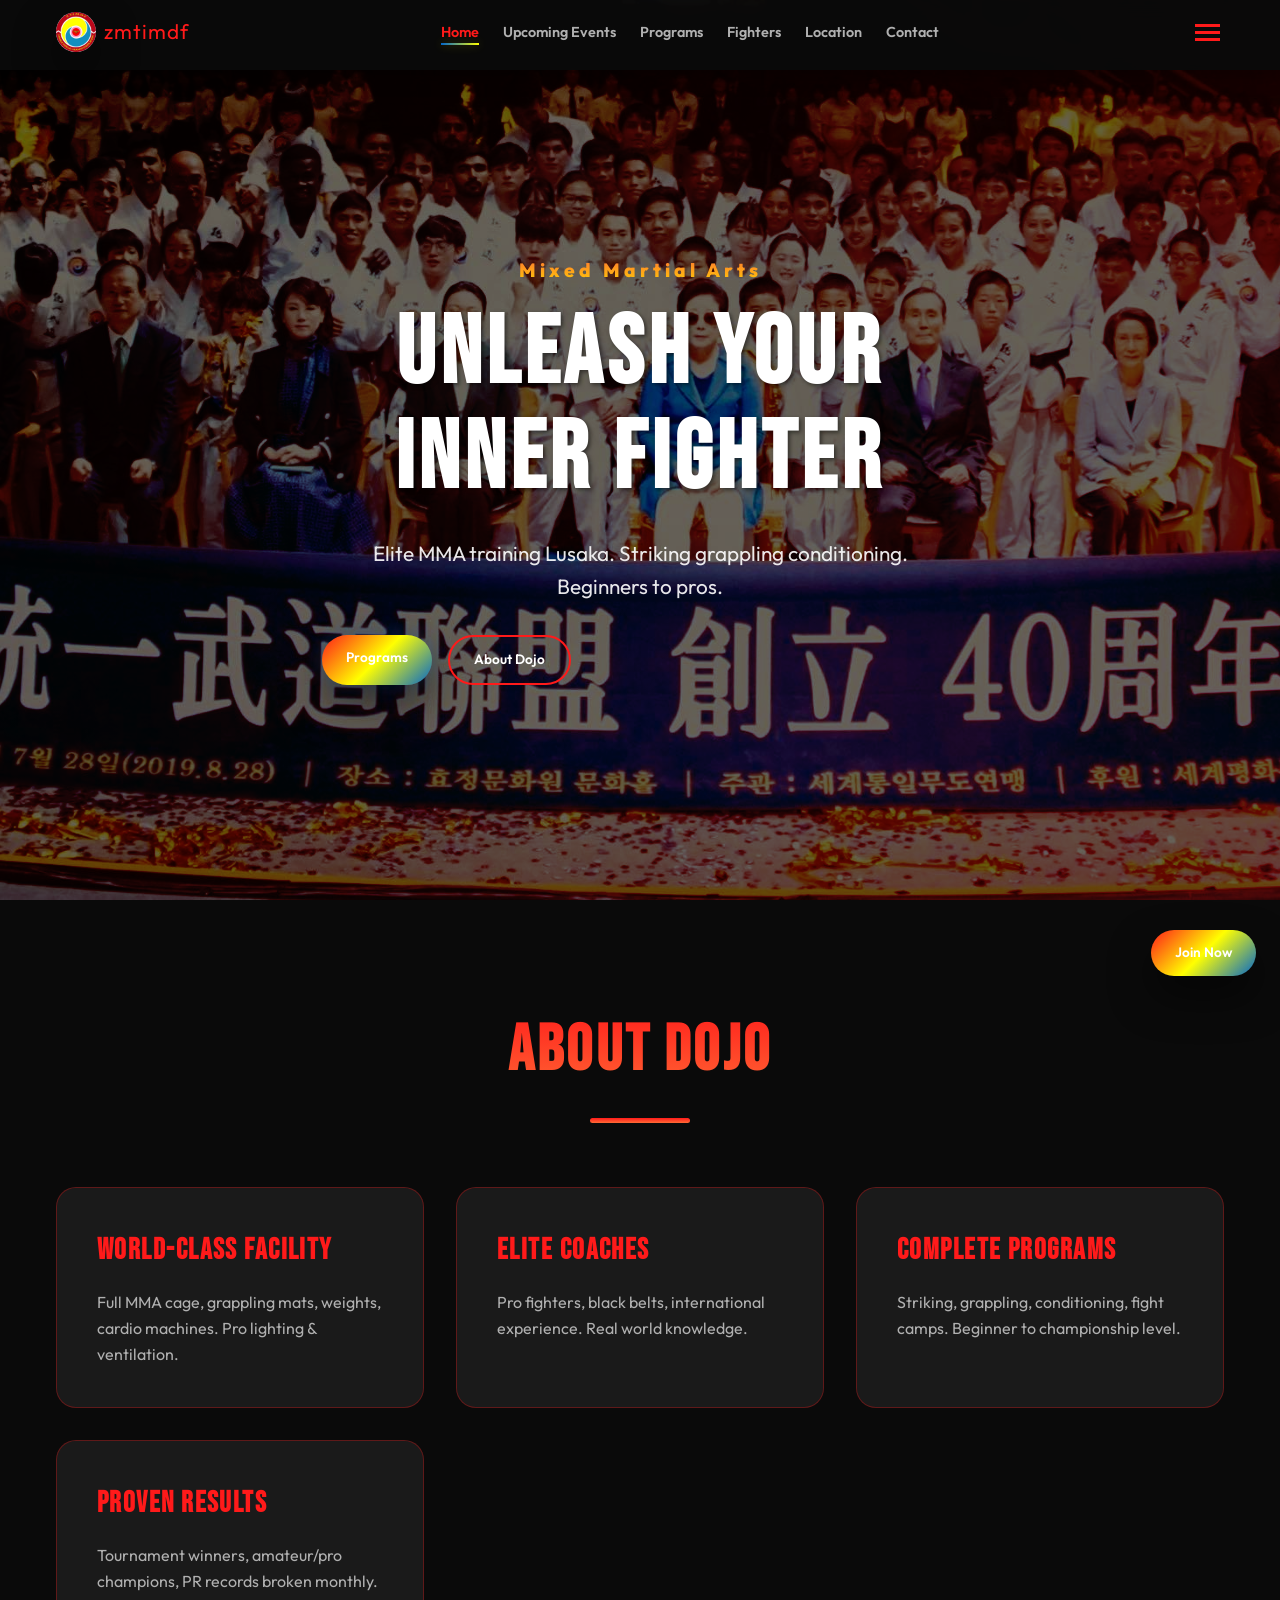
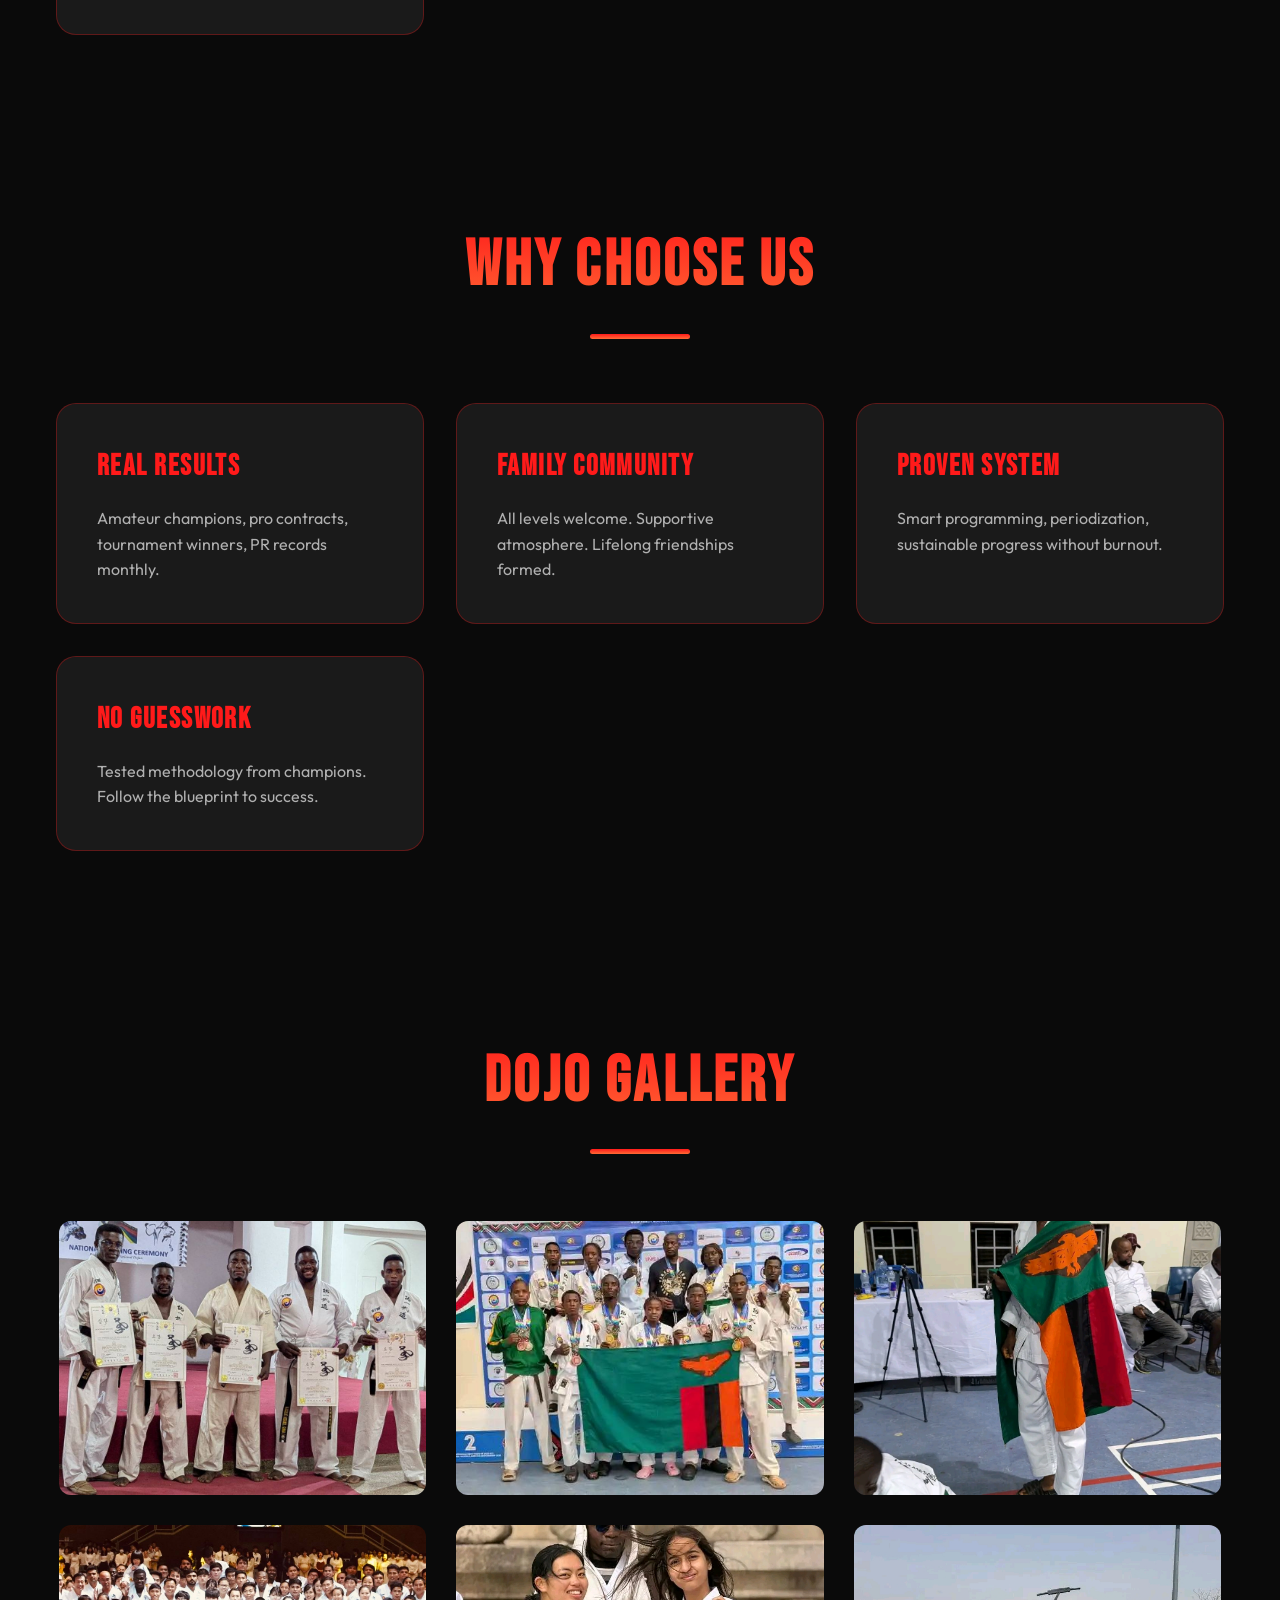
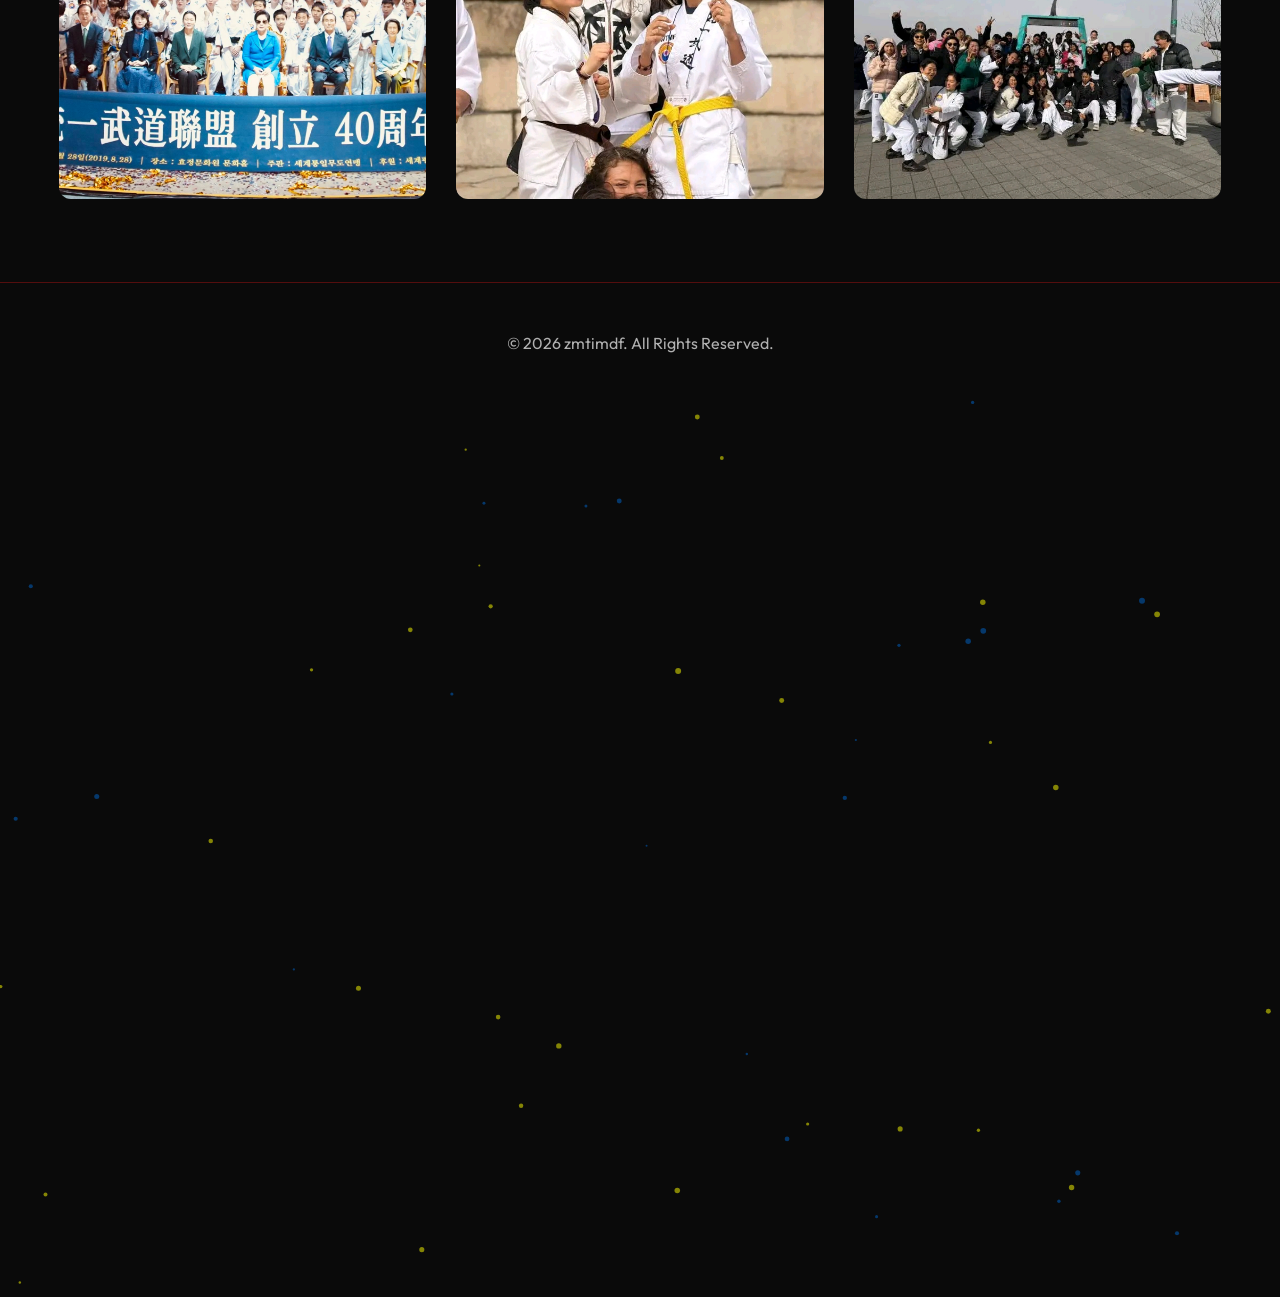
<file: index.html>
<!DOCTYPE html>
<html lang="en">
<head>
    <meta charset="UTF-8">
    <meta name="viewport" content="width=device-width, initial-scale=1.0">
    <title>zmtimdf</title>
    <meta name="description" content="Premier MMA training Lusaka Zambia. Striking grappling conditioning fight camps champions.">
    <link rel="icon" href="images/new logo.jpg">
    <link rel="stylesheet" href="style.css">
</head>
<body>
    <header id="header">
        <div class="container nav">
            <a href="index.html" class="logo-container">
                <img src="images/new logo.jpg" alt="zmtimdf" class="logo-img">
                <span class="logo-text">zmtimdf</span>
            </a>

            <ul class="nav-links">
                <li><a href="index.html#home">Home</a></li>
                <li><a href="upcoming-events.html">Upcoming Events</a></li>
                <li><a href="programs.html">Programs</a></li>
                <li><a href="fighters.html">Fighters</a></li>
                <li><a href="location.html">Location</a></li>
                <li><a href="contact.html">Contact</a></li>
            </ul>
            <ul class="mobile-menu">
                <li><a href="index.html#home">Home</a></li>
                <li><a href="upcoming-events.html">Upcoming Events</a></li>
                <li><a href="programs.html">Programs</a></li>
                <li><a href="fighters.html">Fighters</a></li>
                <li><a href="location.html">Location</a></li>
                <li><a href="contact.html">Contact</a></li>
            </ul>
            <div class="hamburger">
                <span></span>
                <span></span>
                <span></span>
            </div>
        </div>
    </header>

    <a href="contact.html" class="floating-cta btn btn-primary">Join Now</a>

    <!-- Bottom Navigation Bar -->
    <nav id="bottom-nav">
        <div class="container">
            <ul class="nav-links">
                <li><a href="index.html#home">Home</a></li>
                <li><a href="upcoming-events.html">Upcoming Events</a></li>
                <li><a href="programs.html">Programs</a></li>
                <li><a href="fighters.html">Fighters</a></li>
                <li><a href="location.html">Location</a></li>
                <li><a href="contact.html">Contact</a></li>
            </ul>
        </div>
    </nav>

    <section class="hero parallax-hero" id="home">
        <div class="container hero-content">
            <span class="hero-tag">Mixed Martial Arts</span>
            <h1>Unleash Your <span>Inner Fighter</span></h1>
            <p>Elite MMA training Lusaka. Striking grappling conditioning. Beginners to pros.</p>
            <div class="btn-group">
                <a href="programs.html" class="btn btn-primary">Programs</a>
                <a href="#dojo-about" class="btn btn-outline">About Dojo</a>
            </div>
        </div>
    </section>

    <section id="dojo-about" class="reveal">
        <div class="container">
            <div class="section-head">
                <h2>About Dojo</h2>
                <div class="underline"></div>
            </div>
            <div class="grid">
                <div class="card">
                    <h3>World-Class Facility</h3>
                    <p>Full MMA cage, grappling mats, weights, cardio machines. Pro lighting & ventilation.</p>
                </div>
                <div class="card">
                    <h3>Elite Coaches</h3>
                    <p>Pro fighters, black belts, international experience. Real world knowledge.</p>
                </div>
                <div class="card">
                    <h3>Complete Programs</h3>
                    <p>Striking, grappling, conditioning, fight camps. Beginner to championship level.</p>
                </div>
                <div class="card">
                    <h3>Proven Results</h3>
                    <p>Tournament winners, amateur/pro champions, PR records broken monthly.</p>
                </div>
            </div>
        </div>
    </section>

    <section id="why-choose-us" class="reveal">
        <div class="container">
            <div class="section-head">
                <h2>Why Choose Us</h2>
                <div class="underline"></div>
            </div>
            <div class="grid">
                <div class="card">
                    <h3>Real Results</h3>
                    <p>Amateur champions, pro contracts, tournament winners, PR records monthly.</p>
                </div>
                <div class="card">
                    <h3>Family Community</h3>
                    <p>All levels welcome. Supportive atmosphere. Lifelong friendships formed.</p>
                </div>
                <div class="card">
                    <h3>Proven System</h3>
                    <p>Smart programming, periodization, sustainable progress without burnout.</p>
                </div>
                <div class="card">
                    <h3>No Guesswork</h3>
                    <p>Tested methodology from champions. Follow the blueprint to success.</p>
                </div>
            </div>
        </div>
    </section>

    <section id="dojo-gallery" class="reveal">
        <div class="container">
            <div class="section-head">
                <h2>Dojo Gallery</h2>
                <div class="underline"></div>
            </div>
            <div class="gallery-grid">
                <div class="gallery-item"><img src="images/fighters.jpg" alt="Dojo Training"></div>
                <div class="gallery-item"><img src="images/gallery.jpg" alt="Dojo Facilities"></div>
                <div class="gallery-item"><img src="images/hero-bg.jpg" alt="MMA Action"></div>
                <div class="gallery-item"><img src="images/new hero.jpg" alt="Sparring"></div>
                <div class="gallery-item"><img src="images/FB_IMG_17765344253574118.jpg" alt="Gym"></div>
                <div class="gallery-item"><img src="images/FB_IMG_17765344459434351.jpg" alt="Training"></div>
            </div>
        </div>
    </section>

    <footer>
        <div class="container">
            <p>&copy; <span id="year"></span> zmtimdf. All Rights Reserved.</p>
        </div>
    </footer>

<script src="main.js"></script>
</body>
</html>
</file>
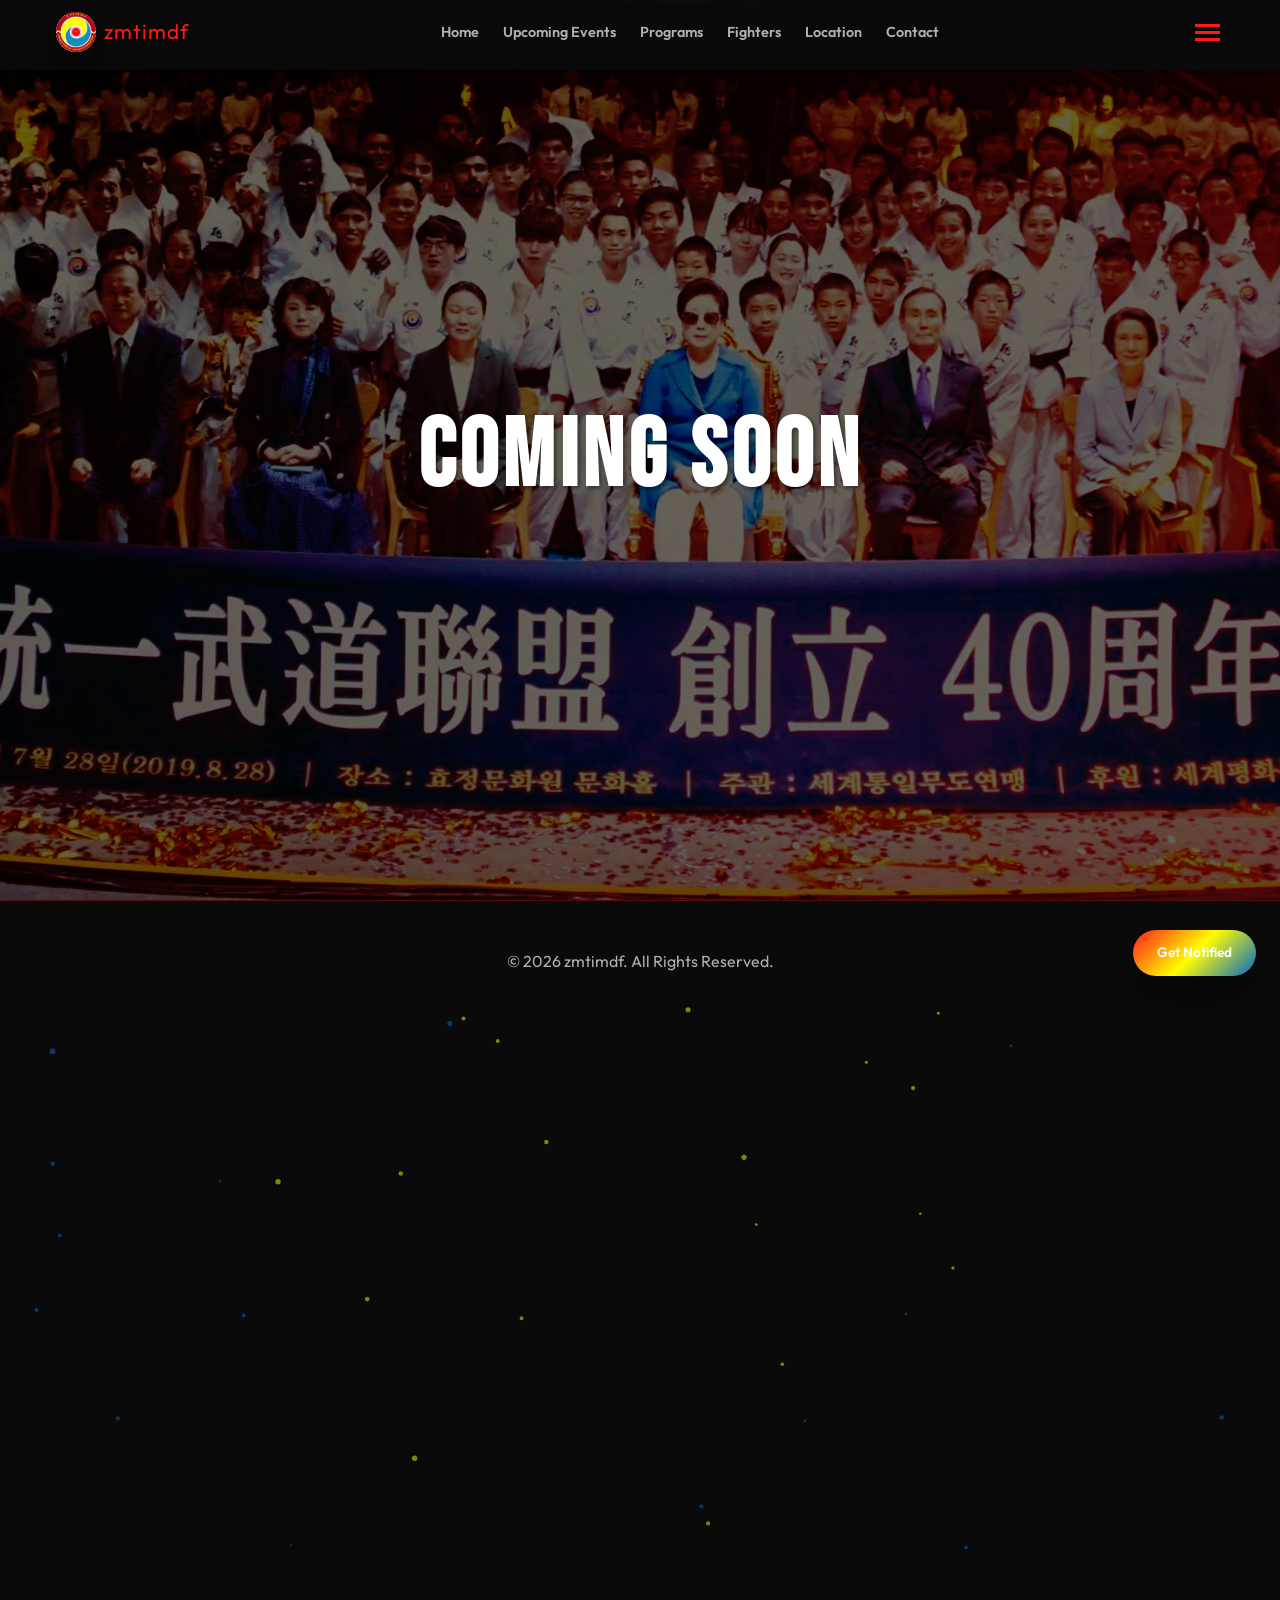
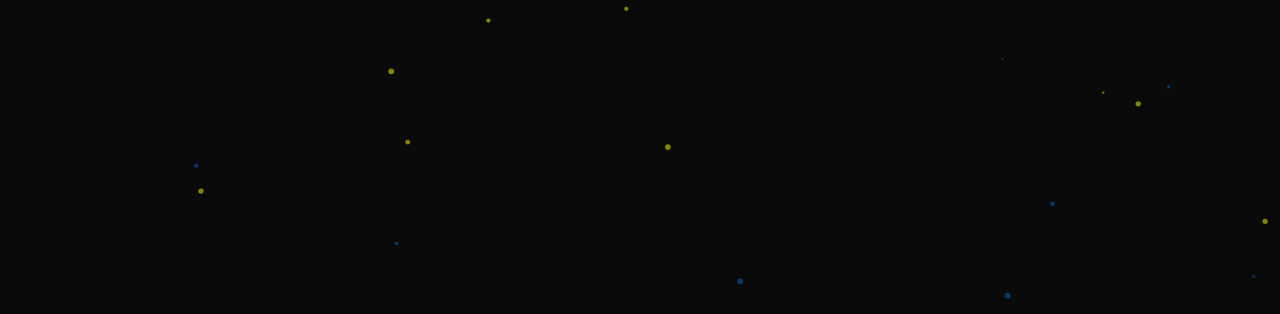
<file: announcements.html>
<!DOCTYPE html>
<html lang="en">
<head>
    <meta charset="UTF-8">
    <meta name="viewport" content="width=device-width, initial-scale=1.0">
    <title>Announcements - zmtimdf</title>
    <meta name="description" content="zmtimdf announcements Lusaka Zambia MMA.">
    <link rel="stylesheet" href="style.css">
</head>
<body>
    <header id="header">
        <div class="container nav">
            <a href="index.html" class="logo-container">
                <img src="images/new logo.jpg" alt="zmtimdf" class="logo-img">
                <span class="logo-text">zmtimdf</span>
            </a>
            <ul class="nav-links">
                <li><a href="index.html#home">Home</a></li>
                <li><a href="upcoming-events.html">Upcoming Events</a></li>
                <li><a href="programs.html">Programs</a></li>
                <li><a href="fighters.html">Fighters</a></li>
                <li><a href="location.html">Location</a></li>
                <li><a href="contact.html">Contact</a></li>
            </ul>
            <ul class="mobile-menu">
                <li><a href="index.html#home">Home</a></li>
                <li><a href="upcoming-events.html">Upcoming Events</a></li>
                <li><a href="programs.html">Programs</a></li>
                <li><a href="fighters.html">Fighters</a></li>
                <li><a href="location.html">Location</a></li>
                <li><a href="contact.html">Contact</a></li>
            </ul>
            <div class="hamburger">
                <span></span>
                <span></span>
                <span></span>
            </div>
        </div>
    </header>

    <a href="contact.html" class="floating-cta btn btn-primary">Get Notified</a>

    <!-- Bottom Navigation Bar -->
    <nav id="bottom-nav">
        <div class="container">
            <ul class="nav-links">
                <li><a href="index.html#home">Home</a></li>
                <li><a href="upcoming-events.html">Upcoming Events</a></li>
                <li><a href="programs.html">Programs</a></li>
                <li><a href="fighters.html">Fighters</a></li>
                <li><a href="location.html">Location</a></li>
                <li><a href="contact.html">Contact</a></li>
            </ul>
        </div>
    </nav>

    <section class="hero parallax-hero">
        <div class="container hero-content">
            <h1>COMING SOON</h1>
        </div>
    </section>

    <footer>
        <div class="container">
            <p>&copy; <span id="year"></span> zmtimdf. All Rights Reserved.</p>
        </div>
    </footer>

    <script src="main.js"></script>
</body>
</html>
</file>
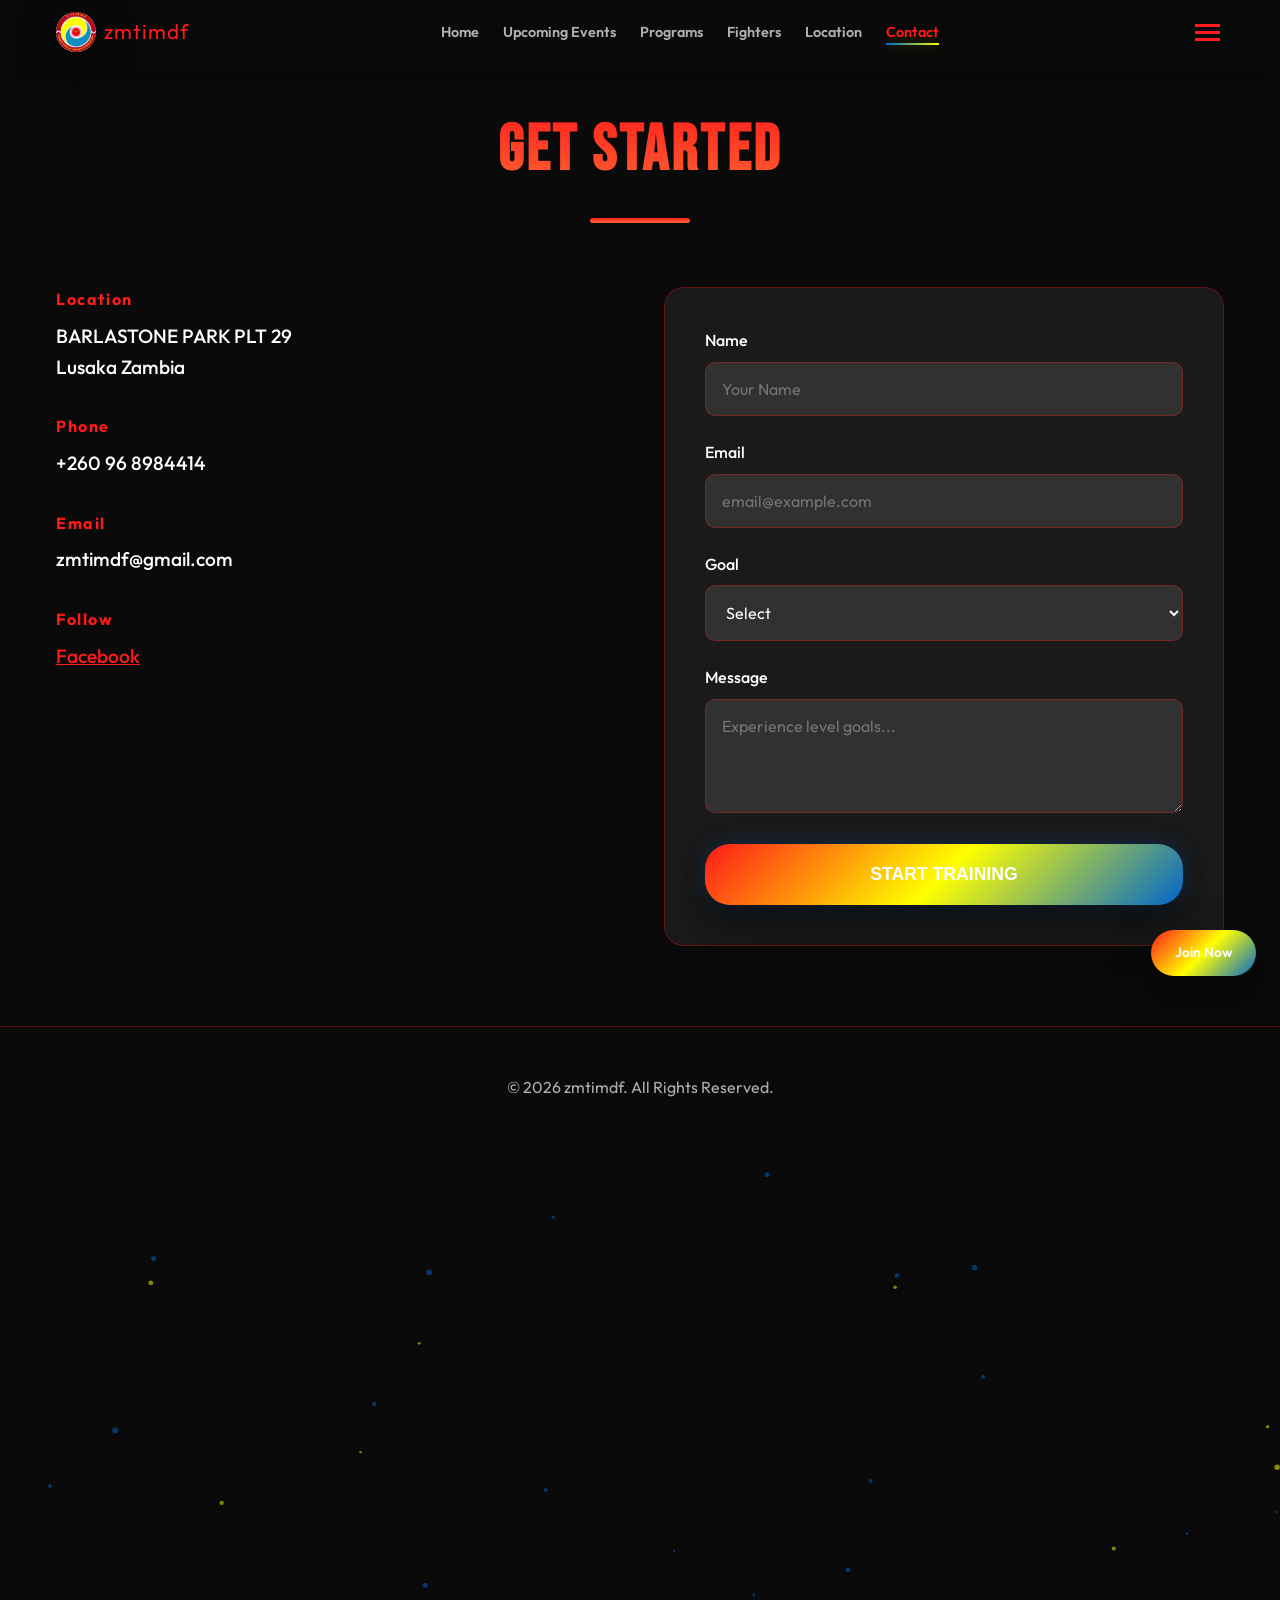
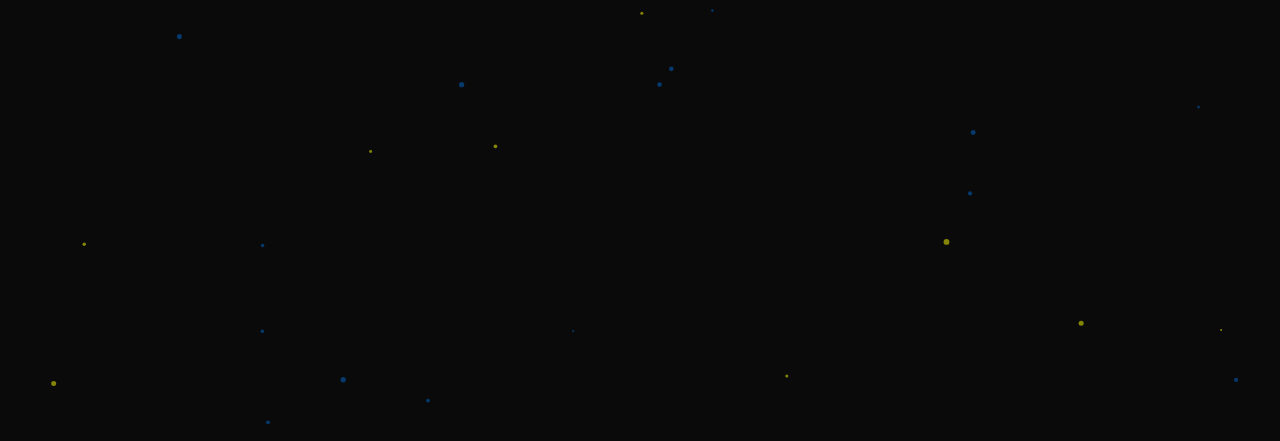
<file: contact.html>
<!DOCTYPE html>
<html lang="en">
<head>
    <meta charset="UTF-8">
    <meta name="viewport" content="width=device-width, initial-scale=1.0">
    <title>Contact - zmtimdf</title>
    <meta name="description" content="Premier MMA training Lusaka Zambia. Striking grappling conditioning fight camps champions.">
    <link rel="icon" href="images/new logo.jpg">
    <link rel="stylesheet" href="style.css">
</head>
<body>
    <header id="header">
        <div class="container nav">
            <a href="index.html" class="logo-container">
                <img src="images/new logo.jpg" alt="zmtimdf" class="logo-img">
                <span class="logo-text">zmtimdf</span>
            </a>

            <ul class="nav-links">
                <li><a href="index.html#home">Home</a></li>
                <li><a href="upcoming-events.html">Upcoming Events</a></li>
                <li><a href="programs.html">Programs</a></li>
                <li><a href="fighters.html">Fighters</a></li>
                <li><a href="location.html">Location</a></li>
                <li><a href="contact.html">Contact</a></li>
            </ul>
            <ul class="mobile-menu">
                <li><a href="index.html#home">Home</a></li>
                <li><a href="about.html">About</a></li>
                <li><a href="upcoming-events.html">Upcoming Events</a></li>
                <li><a href="programs.html">Programs</a></li>
                <li><a href="fighters.html">Fighters</a></li>
                <li><a href="location.html">Location</a></li>
                <li><a href="contact.html">Contact</a></li>
            </ul>
            <div class="hamburger">
                <span></span>
                <span></span>
                <span></span>
            </div>
        </div>
    </header>


    <a href="contact.html" class="floating-cta btn btn-primary">Join Now</a>

    <!-- Bottom Navigation Bar -->
    <nav id="bottom-nav">
        <div class="container">
            <ul class="nav-links">
                <li><a href="index.html#home">Home</a></li>
                <li><a href="about.html">About</a></li>
                <li><a href="upcoming-events.html">Upcoming Events</a></li>
                <li><a href="programs.html">Programs</a></li>
                <li><a href="fighters.html">Fighters</a></li>
                <li><a href="location.html">Location</a></li>
                <li><a href="contact.html">Contact</a></li>
            </ul>
        </div>
    </nav>

    <section id="contact" class="reveal">
        <div class="container">
            <div class="section-head">
                <h2>Get Started</h2>
                <div class="underline"></div>
            </div>
            <div class="contact-wrap">
                <div class="contact-info">
                    <div>
                        <h4>Location</h4>
                        <p>BARLASTONE PARK PLT 29<br>Lusaka Zambia</p>
                    </div>
                    <div>
                        <h4>Phone</h4>
                        <p>+260 96 8984414</p>
                    </div>
                    <div>
                        <h4>Email</h4>
                        <p>zmtimdf@gmail.com</p>
                    </div>
                    <div>
                        <h4>Follow</h4>
                        <p><a href="https://www.facebook.com/share/1G6bvbbsxT/?mibextid=wwXIfr" target="_blank" rel="noopener" style="color: var(--primary-color);">Facebook</a></p>
                    </div>
                </div>
                <div class="contact-form">
                    <form>
                        <div class="form-group">
                            <label>Name</label>
                            <input type="text" placeholder="Your Name" required>
                        </div>
                        <div class="form-group">
                            <label>Email</label>
                            <input type="email" placeholder="email@example.com" required>
                        </div>
                        <div class="form-group">
                            <label for="goal">Goal</label>
                            <select id="goal" required>
                                <option value="">Select</option>
                                <option>Fitness</option>
                                <option>Fighting</option>
                                <option>Competition</option>
                            </select>
                        </div>
                        <div class="form-group">
                            <label>Message</label>
                            <textarea rows="4" placeholder="Experience level goals..."></textarea>
                        </div>
                        <button type="submit" class="btn btn-primary">START TRAINING</button>
                    </form>
                </div>
            </div>
        </div>
    </section>

    <footer>
        <div class="container">
            <p>&copy; <span id="year"></span> zmtimdf. All Rights Reserved.</p>
        </div>
    </footer>

<script src="main.js"></script>
</body>
</html>
</file>
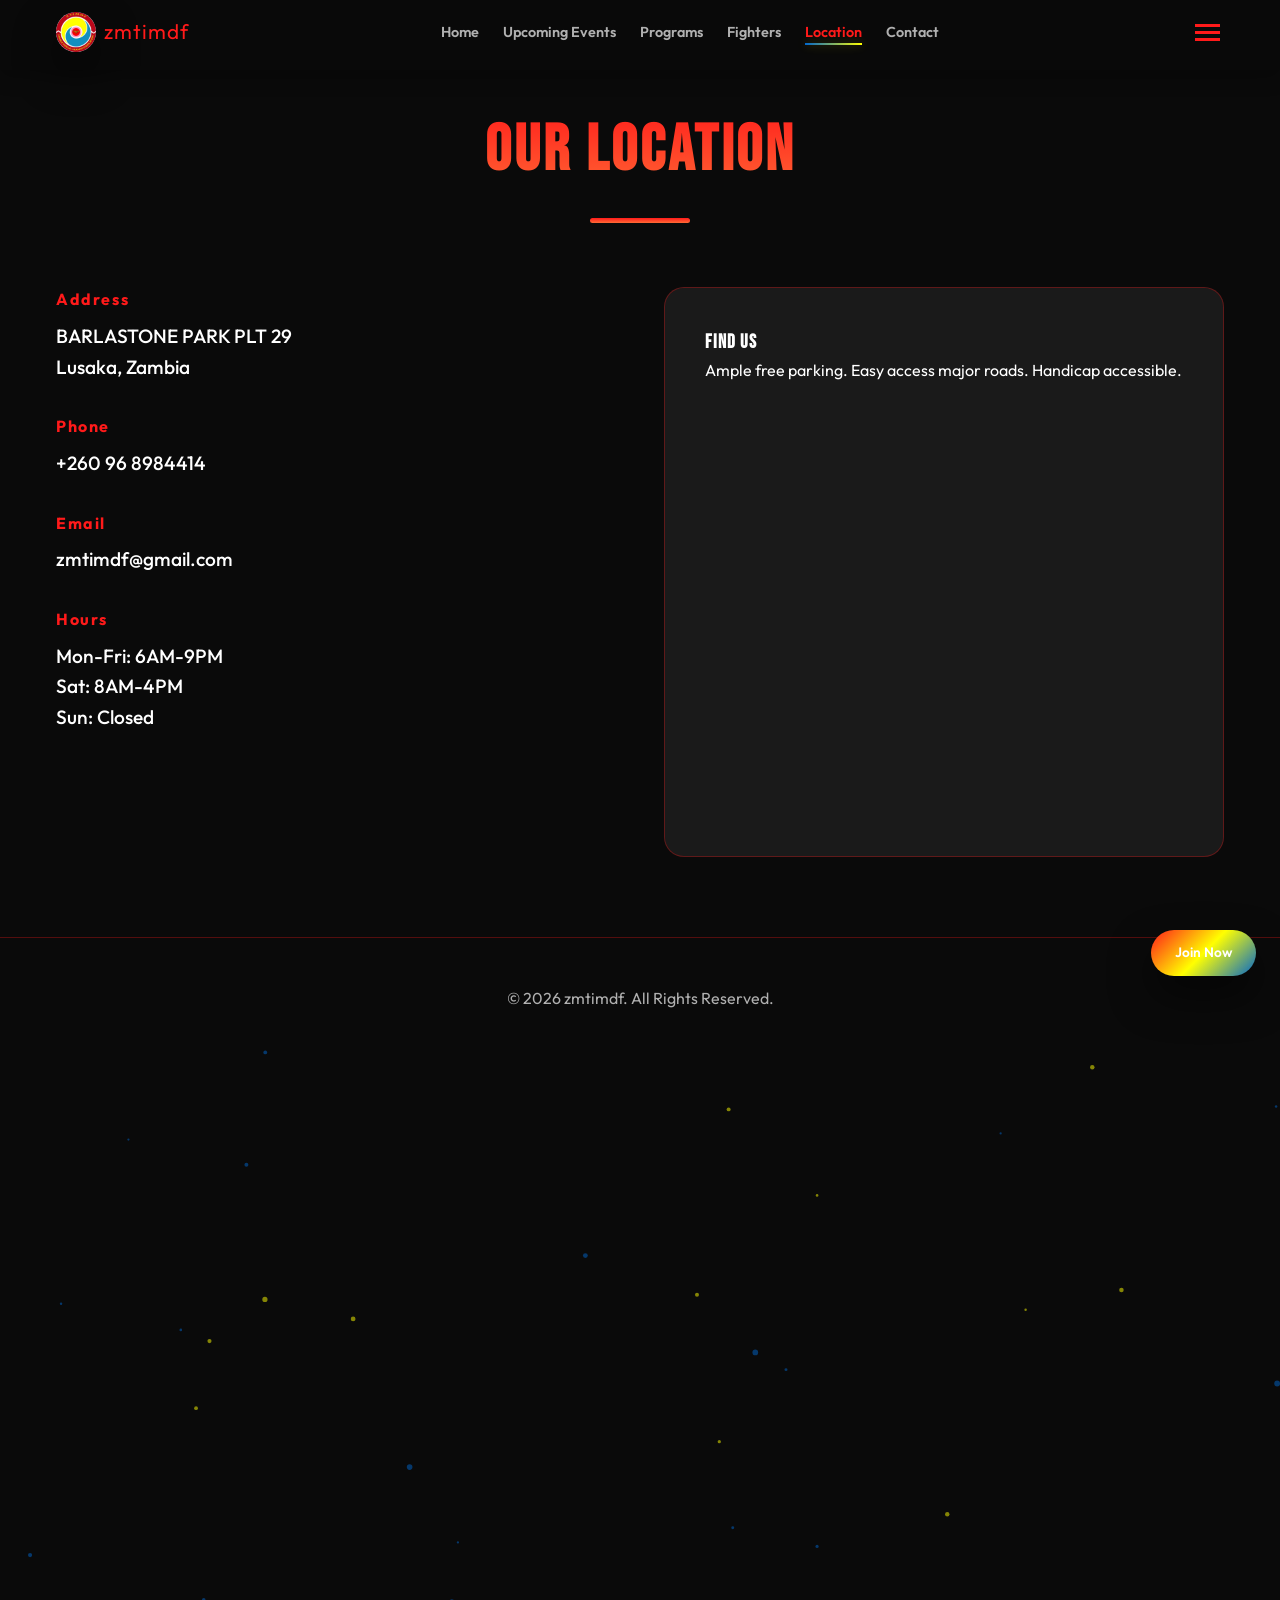
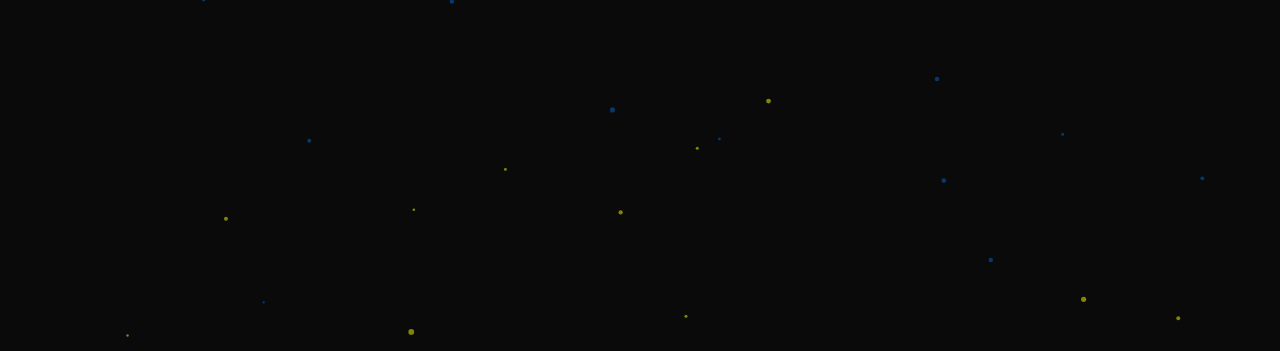
<file: location.html>
<!DOCTYPE html>
<html lang="en">
<head>
    <meta charset="UTF-8">
    <meta name="viewport" content="width=device-width, initial-scale=1.0">
    <title>Location - Zambia Tong-lll Moo-Do Federation</title>
    <meta name="description" content="zmtimdf location Barlastone Park Lusaka Zambia. Directions parking hours contact.">
    <link rel="icon" href="images/new logo.jpg">
    <link rel="stylesheet" href="style.css">
</head>
<body>
    <header id="header">
        <div class="container nav">
            <a href="index.html" class="logo-container">
                <img src="images/new logo.jpg" alt="zmtimdf" class="logo-img">
                <span class="logo-text">zmtimdf</span>
            </a>
            <ul class="nav-links">
                <li><a href="index.html#home">Home</a></li>
                <li><a href="upcoming-events.html">Upcoming Events</a></li>
                <li><a href="programs.html">Programs</a></li>
                <li><a href="fighters.html">Fighters</a></li>
                <li><a href="location.html">Location</a></li>
                <li><a href="contact.html">Contact</a></li>
            </ul>
            <ul class="mobile-menu">
                <li><a href="index.html#home">Home</a></li>
                <li><a href="about.html">About</a></li>
                <li><a href="upcoming-events.html">Upcoming Events</a></li>
                <li><a href="programs.html">Programs</a></li>
                <li><a href="fighters.html">Fighters</a></li>
                <li><a href="location.html">Location</a></li>
                <li><a href="contact.html">Contact</a></li>
            </ul>
            <div class="hamburger">
                <span></span>
                <span></span>
                <span></span>
            </div>
        </div>
    </header>

    <a href="contact.html" class="floating-cta btn btn-primary">Join Now</a>

    <!-- Bottom Navigation Bar -->
    <nav id="bottom-nav">
        <div class="container">
            <ul class="nav-links">
                <li><a href="index.html#home">Home</a></li>
                <li><a href="about.html">About</a></li>
                <li><a href="upcoming-events.html">Upcoming Events</a></li>
                <li><a href="programs.html">Programs</a></li>
                <li><a href="fighters.html">Fighters</a></li>
                <li><a href="location.html">Location</a></li>
                <li><a href="contact.html">Contact</a></li>
            </ul>
        </div>
    </nav>

    <section id="location" class="reveal">
        <div class="container">
            <div class="section-head">
                <h2>Our Location</h2>
                <div class="underline"></div>
            </div>
            <div class="contact-wrap">
                <div class="contact-info">
                    <div>
                        <h4>Address</h4>
                        <p>BARLASTONE PARK PLT 29<br>Lusaka, Zambia</p>
                    </div>
                    <div>
                        <h4>Phone</h4>
                        <p>+260 96 8984414</p>
                    </div>
                    <div>
                        <h4>Email</h4>
                        <p>zmtimdf@gmail.com</p>
                    </div>
                    <div>
                        <h4>Hours</h4>
                        <p>Mon-Fri: 6AM-9PM<br>Sat: 8AM-4PM<br>Sun: Closed</p>
                    </div>
                </div>
                <div class="contact-form">
                    <h3>Find Us</h3>
                    <p>Ample free parking. Easy access major roads. Handicap accessible.</p>
                    <div style="position: relative; height: 400px; border-radius: 20px; overflow: hidden; margin-top: 2rem;">
                        <!-- Static map image or iframe -->
                        <iframe src="https://www.google.com/maps/embed?pb=!1m18!1m12!1m3!1d7618.614523996231!2d28.303757!3d-15.413774!2m3!1f0!2f0!3f0!3m2!1i1024!2i768!4f13.1!3m3!1m2!1s0x0%3A0x0!2zMTVCsDI0JzQ3LjciUyAyOMKwMTgnMTYuNyJF!5e0!3m2!1sen!2szm!4v1722465331940" 
                                width="100%" height="400" style="border:0; border-radius: 20px;" allowfullscreen="" loading="lazy" referrerpolicy="no-referrer-when-downgrade"></iframe>
                    </div>
                </div>
            </div>
        </div>
    </section>

    <footer>
        <div class="container">
            <p>&copy; <span id="year"></span> zmtimdf. All Rights Reserved.</p>
        </div>
    </footer>

    <script src="main.js"></script>
</body>
</html>
</file>
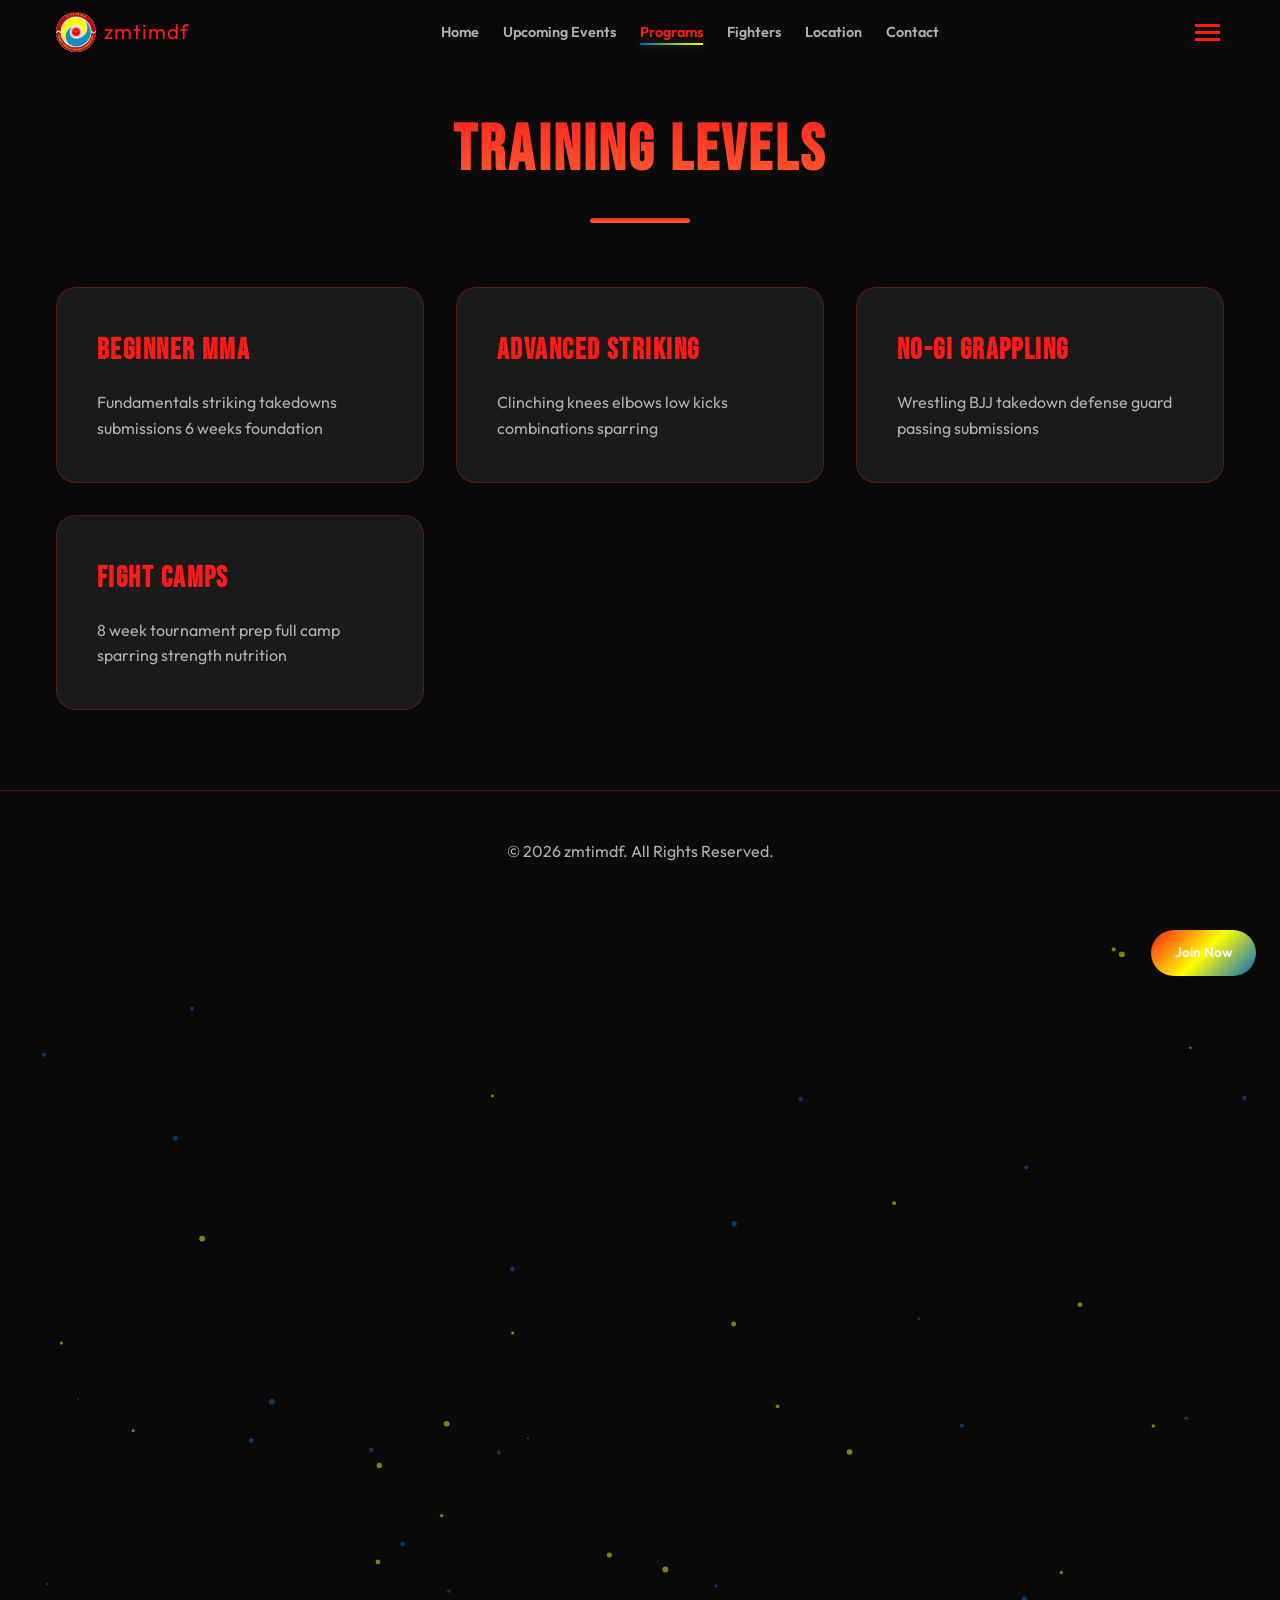
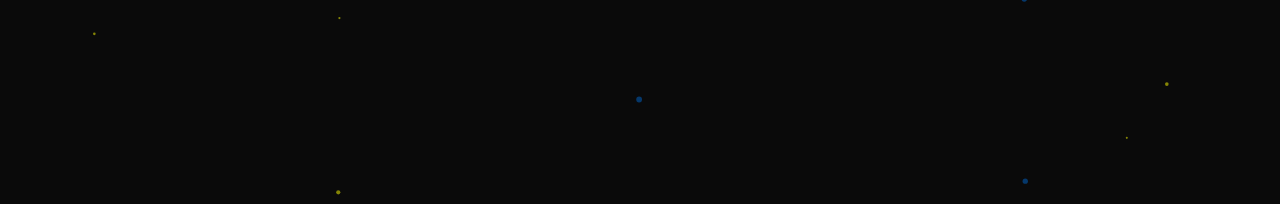
<file: programs.html>
<!DOCTYPE html>
<html lang="en">
<head>
    <meta charset="UTF-8">
    <meta name="viewport" content="width=device-width, initial-scale=1.0">
    <title>Programs - zmtimdf</title>

    <meta name="description" content="Premier MMA training Lusaka Zambia. Striking grappling conditioning fight camps champions.">
    <link rel="icon" href="images/new logo.jpg">
    <link rel="stylesheet" href="style.css">
</head>
<body>
    <header id="header">
        <div class="container nav">
            <a href="index.html" class="logo-container">
                <img src="images/new logo.jpg" alt="zmtimdf" class="logo-img">
                <span class="logo-text">zmtimdf</span>
            </a>

            <ul class="nav-links">

                <li><a href="index.html#home">Home</a></li>
                <li><a href="upcoming-events.html">Upcoming Events</a></li>
                <li><a href="programs.html">Programs</a></li>
                <li><a href="fighters.html">Fighters</a></li>
                <li><a href="location.html">Location</a></li>
                <li><a href="contact.html">Contact</a></li>
            </ul>
            <ul class="mobile-menu">
                <li><a href="index.html#home">Home</a></li>
                <li><a href="about.html">About</a></li>
                <li><a href="upcoming-events.html">Upcoming Events</a></li>
                <li><a href="programs.html">Programs</a></li>
                <li><a href="fighters.html">Fighters</a></li>
                <li><a href="location.html">Location</a></li>
                <li><a href="contact.html">Contact</a></li>
            </ul>
            <div class="hamburger">
                <span></span>
                <span></span>
                <span></span>
            </div>
        </div>
    </header>


    <a href="contact.html" class="floating-cta btn btn-primary">Join Now</a>

    <!-- Bottom Navigation Bar -->
    <nav id="bottom-nav">
        <div class="container">
            <ul class="nav-links">
                <li><a href="index.html#home">Home</a></li>
                <li><a href="about.html">About</a></li>
                <li><a href="upcoming-events.html">Upcoming Events</a></li>
                <li><a href="programs.html">Programs</a></li>
                <li><a href="fighters.html">Fighters</a></li>
                <li><a href="location.html">Location</a></li>
                <li><a href="contact.html">Contact</a></li>
            </ul>
        </div>
    </nav>

    <section id="programs" class="reveal">
        <div class="container">
            <div class="section-head">
                <h2>Training Levels</h2>
                <div class="underline"></div>
            </div>
            <div class="grid">
                <div class="card">
                    <h3>Beginner MMA</h3>
                    <p>Fundamentals striking takedowns submissions 6 weeks foundation</p>
                </div>
                <div class="card">
                    <h3>Advanced Striking</h3>
                    <p>Clinching knees elbows low kicks combinations sparring</p>
                </div>
                <div class="card">
                    <h3>No-Gi Grappling</h3>
                    <p>Wrestling BJJ takedown defense guard passing submissions</p>
                </div>
                <div class="card">
                    <h3>Fight Camps</h3>
                    <p>8 week tournament prep full camp sparring strength nutrition</p>
                </div>
            </div>
        </div>
    </section>

    <footer>
        <div class="container">
            <p>&copy; <span id="year"></span> zmtimdf. All Rights Reserved.</p>
        </div>
    </footer>

<script src="main.js"></script>
</body>
</html>
</file>
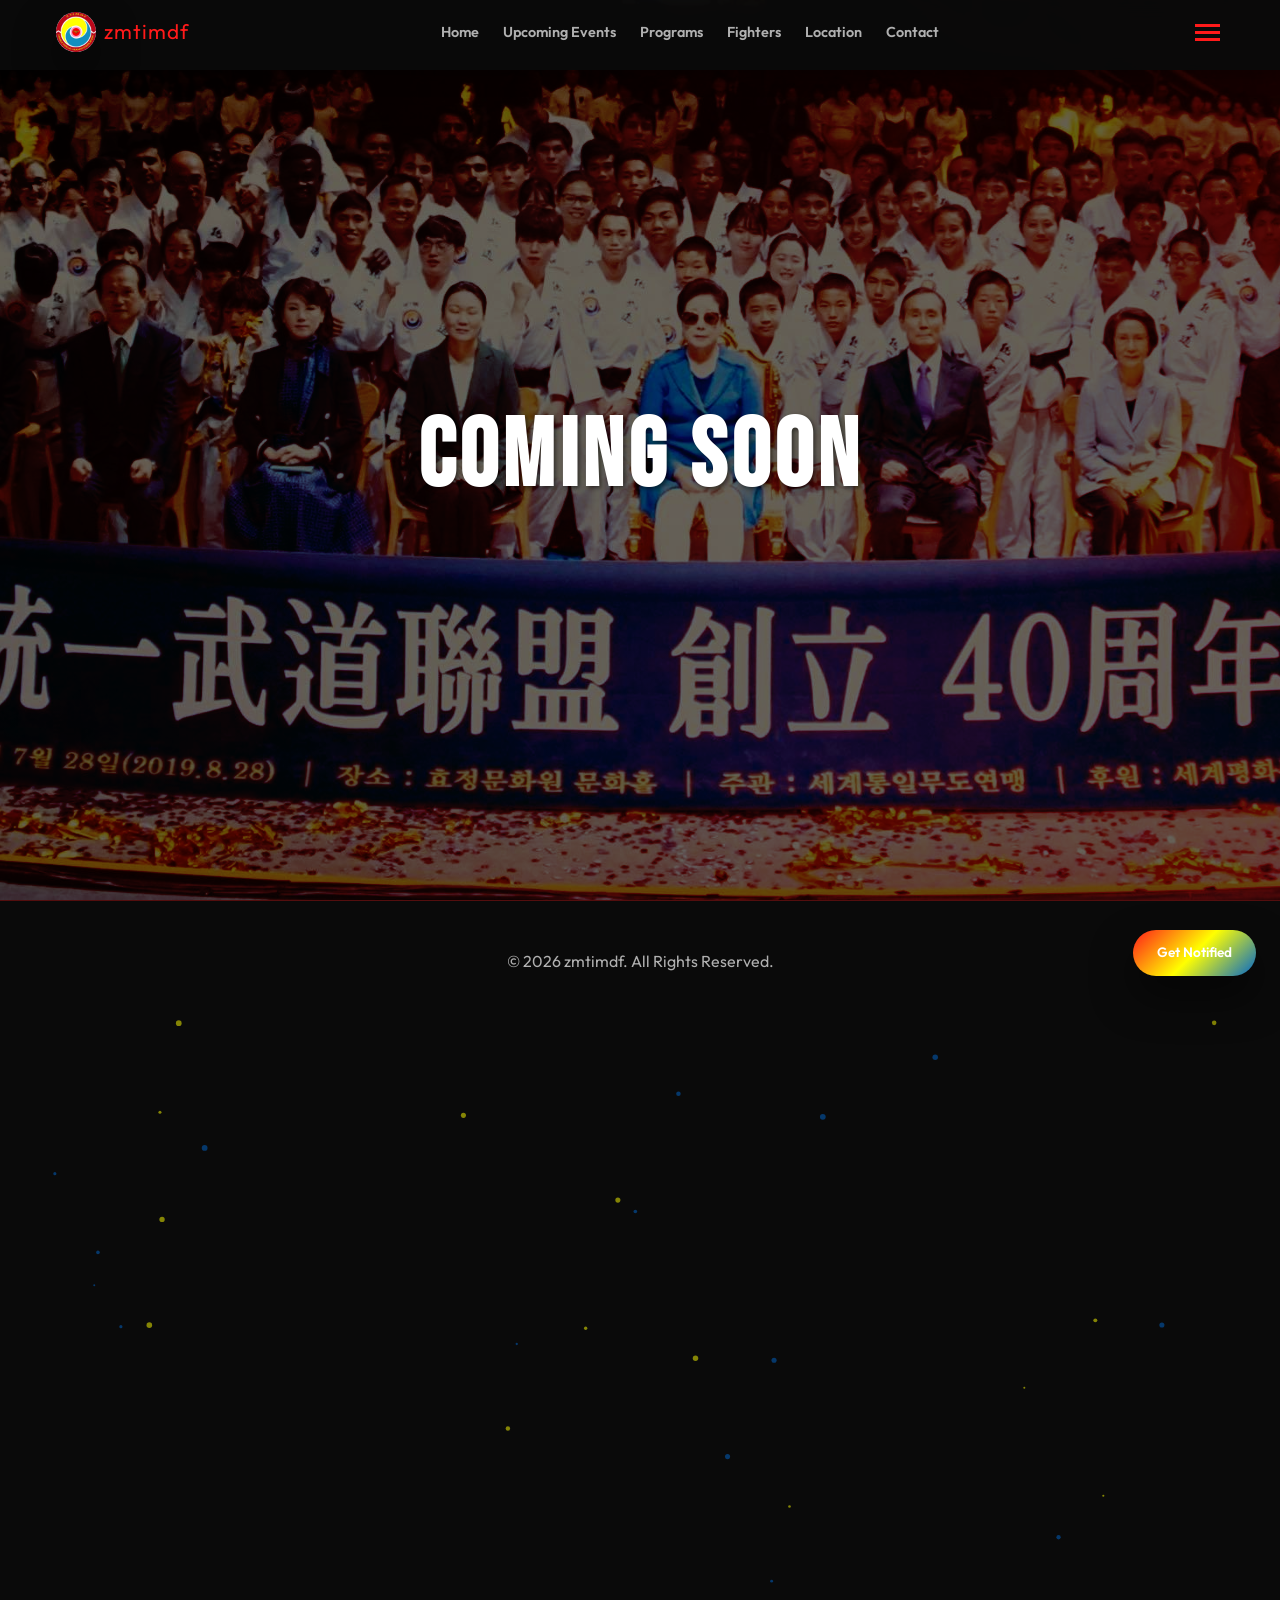
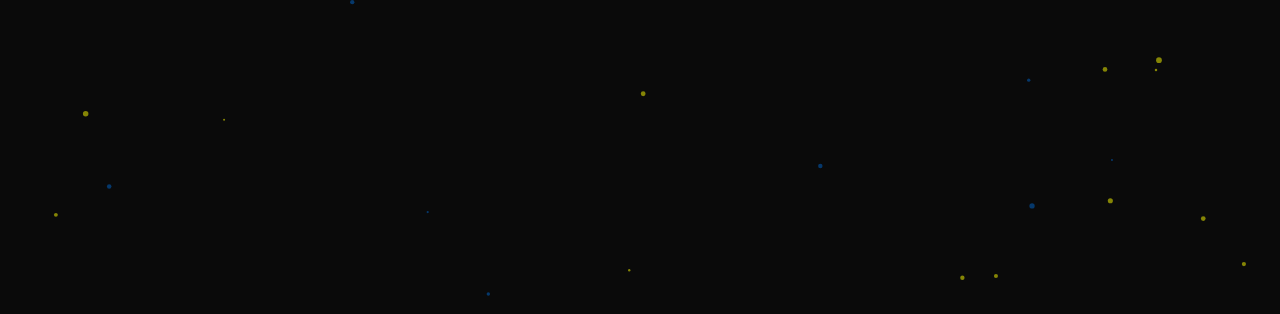
<file: tournaments.html>
<!DOCTYPE html>
<html lang="en">
<head>
    <meta charset="UTF-8">
    <meta name="viewport" content="width=device-width, initial-scale=1.0">
    <title>Tournaments - zmtimdf</title>
    <meta name="description" content="zmtimdf MMA tournaments Lusaka Zambia.">
    <link rel="stylesheet" href="style.css">
</head>
<body>
    <header id="header">
        <div class="container nav">
            <a href="index.html" class="logo-container">
                <img src="images/new logo.jpg" alt="zmtimdf" class="logo-img">
                <span class="logo-text">zmtimdf</span>
            </a>
            <ul class="nav-links">
                <li><a href="index.html#home">Home</a></li>
                <li><a href="upcoming-events.html">Upcoming Events</a></li>
                <li><a href="programs.html">Programs</a></li>
                <li><a href="fighters.html">Fighters</a></li>
                <li><a href="location.html">Location</a></li>
                <li><a href="contact.html">Contact</a></li>
            </ul>
            <ul class="mobile-menu">
                <li><a href="index.html#home">Home</a></li>
                <li><a href="upcoming-events.html">Upcoming Events</a></li>
                <li><a href="programs.html">Programs</a></li>
                <li><a href="fighters.html">Fighters</a></li>
                <li><a href="location.html">Location</a></li>
                <li><a href="contact.html">Contact</a></li>
            </ul>
            <div class="hamburger">
                <span></span>
                <span></span>
                <span></span>
            </div>
        </div>
    </header>

    <a href="contact.html" class="floating-cta btn btn-primary">Get Notified</a>

    <!-- Bottom Navigation Bar -->
    <nav id="bottom-nav">
        <div class="container">
            <ul class="nav-links">
                <li><a href="index.html#home">Home</a></li>
                <li><a href="upcoming-events.html">Upcoming Events</a></li>
                <li><a href="programs.html">Programs</a></li>
                <li><a href="fighters.html">Fighters</a></li>
                <li><a href="location.html">Location</a></li>
                <li><a href="contact.html">Contact</a></li>
            </ul>
        </div>
    </nav>

    <section class="hero parallax-hero">
        <div class="container hero-content">
            <h1>COMING SOON</h1>
        </div>
    </section>

    <footer>
        <div class="container">
            <p>&copy; <span id="year"></span> zmtimdf. All Rights Reserved.</p>
        </div>
    </footer>

    <script src="main.js"></script>
</body>
</html>
</file>
<file: style.css>
@import url('https://fonts.googleapis.com/css2?family=Outfit:wght@300;400;600;800&family=Bebas+Neue&display=swap');

* {
  margin: 0;
  padding: 0;
  box-sizing: border-box;
}

:root {
  --bg-color: #0a0a0a;
  --header-bg: rgba(10, 10, 10, 0.95);
  --text-color: #ffffff;
  --text-muted: #b0b0b0;
  --primary-color: #ff1a1a;
  --secondary-color: #ff6b35;
  --accent-color: #ffd700;
  --yellow-color: #ffff00;
  --blue-color: #0066cc;
  --gradient-primary: linear-gradient(135deg, var(--primary-color), var(--yellow-color), var(--blue-color));
  --gradient-nav: linear-gradient(90deg, var(--blue-color), var(--yellow-color));
  --glow-yellow: rgba(255, 255, 0, 0.3);
  --glow-blue: rgba(0, 102, 204, 0.3);
  --card-bg: rgba(30, 30, 30, 0.8);
  --card-border: rgba(255, 26, 26, 0.3);
  --shadow: 0 20px 40px rgba(0, 0, 0, 0.5);
}

[data-theme="light"] {
  --bg-color: #f8f9fa;
  --header-bg: rgba(255, 255, 255, 0.95);
  --text-color: #1a1a1a;
  --text-muted: #6c757d;
  --primary-color: #dc3545;
  --secondary-color: #fd7e14;
  --accent-color: #ffc107;
  --gradient-primary: linear-gradient(135deg, var(--primary-color), #ffd700, #007bff);
  --gradient-nav: linear-gradient(90deg, #007bff, #ffd700);
  --glow-yellow: rgba(255, 215, 0, 0.4);
  --glow-blue: rgba(0, 123, 255, 0.4);
  --card-bg: rgba(255, 255, 255, 0.9);
  --card-border: rgba(220, 53, 69, 0.3);
  --shadow: 0 10px 30px rgba(0, 0, 0, 0.1);
}

body {
  background-color: var(--bg-color);
  color: var(--text-color);
  font-family: 'Outfit', sans-serif;
  line-height: 1.6;
  overflow-x: hidden;
  transition: all 0.3s ease;
}

h1,
h2,
h3 {
  font-family: 'Bebas Neue', sans-serif;
  text-transform: uppercase;
  letter-spacing: 0.05em;
}

.container {
  max-width: 1200px;
  margin: 0 auto;
  padding: 0 1rem;
}



section {
  padding: 100px 0 80px;
}

header {
  position: fixed;
  top: 0;
  left: 0;
  width: 100%;
  z-index: 1000;
  background: var(--header-bg);
  backdrop-filter: blur(10px);
  -webkit-backdrop-filter: blur(10px);
  transition: all 0.4s cubic-bezier(0.25, 0.46, 0.45, 0.94);
  padding: 0.75rem 0;
  border-bottom: 2px solid var(--gradient-primary);
  box-shadow: 0 4px 20px rgba(0,0,0,0.3);
  min-height: 70px;
}

header.hidden {
  transform: translateY(-100%);
  opacity: 0;
}

.theme-toggle-bottom {
  position: fixed;
  bottom: 1.5rem;
  left: 1.5rem;
  z-index: 999;
  width: 50px;
  height: 50px;
  border-radius: 50%;
  border: none;
  background: rgba(255, 255, 255, 0.2);
  backdrop-filter: blur(20px);
  -webkit-backdrop-filter: blur(20px);
  box-shadow: var(--shadow);
  cursor: pointer;
  font-size: 1.2rem;
  color: var(--text-color);
  transition: all 0.4s cubic-bezier(0.25, 0.46, 0.45, 0.94);
  opacity: 0;
  transform: scale(0) translateY(20px);
}

.theme-toggle-bottom:hover {
  background: var(--primary-color);
  color: white;
  transform: scale(1.1) rotate(180deg);
  box-shadow: 0 10px 25px rgba(255, 26, 26, 0.4);
}

.theme-toggle-bottom.visible {
  opacity: 1;
  transform: scale(1) translateY(0);
}

header .nav {
  display: flex;
  justify-content: space-between;
  align-items: center;
  height: 100%;
  gap: 1rem;
}

.logo-container {
  display: flex;
  align-items: center;
  gap: 0.5rem;
  text-decoration: none;
}

.logo-img {
  width: 40px;
  height: 40px;
  object-fit: cover;
  border-radius: 50%;
  box-shadow: var(--shadow);
}

.logo-text {
  font-size: 1.3rem;
  font-weight: 400;
  letter-spacing: 1px;
  color: var(--primary-color);
}

.nav-links {
  display: flex;
  list-style: none;
  gap: 1.5rem;
  margin: 0;
  align-items: center;
}

@media (max-width: 768px) {
  .nav-links:not(#bottom-nav .nav-links) {
    display: none;
  }
}

.nav-links a {
  color: var(--text-muted);
  text-decoration: none;
  font-weight: 600;
  padding: 0.25rem 0;
  transition: color 0.3s ease;
  position: relative;
  font-size: 0.9rem;
}

.nav-links a:hover,
.nav-links a.active {
  color: var(--primary-color);
}

.nav-links a::after {
  content: '';
  position: absolute;
  bottom: 0;
  left: 0;
  width: 0;
  height: 2px;
  background: var(--primary-color);
  transition: width 0.3s ease;
}

.nav-links a:hover::after,
.nav-links a.active::after {
  width: 100%;
  background: var(--gradient-nav);
  box-shadow: 0 0 10px var(--glow-yellow);
}

.hamburger {
  display: flex;
  flex-direction: column;
  gap: 4px;
  cursor: pointer;
  padding: 4px;
}

.hamburger span {
  width: 25px;
  height: 3px;
  background: var(--primary-color);
  transition: all 0.3s ease;
  transform-origin: center;
}

.hamburger.active span:nth-child(1) {
  transform: rotate(45deg) translate(6px, 6px);
}

.hamburger.active span:nth-child(2) {
  opacity: 0;
}

.hamburger.active span:nth-child(3) {
  transform: rotate(-45deg) translate(6px, -6px);
}

.mobile-menu {
  position: absolute;
  top: 100%;
  left: 0;
  width: 100%;
  background: var(--header-bg);
  backdrop-filter: blur(10px);
  -webkit-backdrop-filter: blur(10px);
  list-style: none;
  opacity: 0;
  visibility: hidden;
  transform: translateY(-10px);
  transition: all 0.3s ease;
  padding: 0;
  margin: 0;
}

.mobile-menu.active {
  opacity: 1;
  visibility: visible;
  transform: translateY(0);
}

.mobile-menu li {
  border-bottom: 1px solid var(--card-border);
}

.mobile-menu a {
  display: block;
  padding: 1rem 1.5rem;
  color: var(--text-muted);
  text-decoration: none;
  font-weight: 600;
  font-size: 1.1rem;
  transition: color 0.3s ease;
}

.mobile-menu a:hover {
  color: var(--primary-color);
  background: rgba(255, 26, 26, 0.1);
}

.floating-cta {
  position: fixed;
  bottom: 1.5rem;
  right: 1.5rem;
  z-index: 998;
  box-shadow: var(--shadow);
  transform: translateY(100px);
  animation: slideUp 0.5s ease-out 0.5s forwards;
}

@keyframes slideUp {
  to {
    transform: translateY(0);
  }
}

.btn {
  padding: 0.75rem 1.5rem;
  border-radius: 25px;
  font-weight: 600;
  text-decoration: none;
  transition: all 0.3s ease;
  border: none;
  cursor: pointer;
  font-size: 0.85rem;
  display: inline-block;
}

.btn-primary {
  background: var(--gradient-primary);
  color: white;
  box-shadow: var(--shadow), 0 0 20px var(--glow-blue);
}

.btn-primary:hover {
  transform: translateY(-2px);
  box-shadow: 0 15px 30px rgba(255, 26, 26, 0.4);
}

.btn-outline {
  background: transparent;
  color: var(--text-color);
  border: 2px solid var(--primary-color);
}

.btn-group {
  display: flex;
  gap: 1rem;
  flex-wrap: wrap;
}

.hero {
  min-height: 100vh;
  display: flex;
  align-items: center;
  position: relative;
  background: linear-gradient(135deg, var(--bg-color), var(--primary-color)), url('images/new hero.jpg');
  background-size: cover;
  background-position: center;
  background-blend-mode: overlay;
  padding-top: 120px;
}

.hero::before {
  content: '';
  position: absolute;
  inset: 0;
  background: rgba(0, 0, 0, 0.6);
}

.hero-content {
  max-width: 700px;
  z-index: 2;
  text-align: center;
  color: white;
  padding: 2rem;
}

.hero-tag {
  font-size: 1.2rem;
  font-weight: 800;
  letter-spacing: 4px;
  background: linear-gradient(var(--secondary-color), var(--accent-color));
  -webkit-background-clip: text;
  -webkit-text-fill-color: transparent;
  display: block;
  margin-bottom: 1rem;
}

.hero h1 {
  font-size: clamp(3.5rem, 10vw, 6rem);
  line-height: 1.1;
  margin: 0 0 1.5rem 0;
  text-shadow: 2px 2px 4px rgba(0, 0, 0, 0.5);
}

.hero p {
  font-size: 1.3rem;
  opacity: 0.9;
  max-width: 600px;
  margin: 0 auto 2rem;
}

.section-head {
  text-align: center;
  margin-bottom: 4rem;
}

.section-head h2 {
  font-size: clamp(2.5rem, 7vw, 4rem);
  background: linear-gradient(var(--primary-color), var(--secondary-color));
  -webkit-background-clip: text;
  -webkit-text-fill-color: transparent;
  margin-bottom: 1rem;
  letter-spacing: 0.05em;
}

.section-head .underline {
  width: 100px;
  height: 5px;
  background: linear-gradient(var(--primary-color), var(--secondary-color));
  margin: 0 auto;
  border-radius: 3px;
}

.grid {
  display: grid;
  grid-template-columns: repeat(auto-fit, minmax(320px, 1fr));
  gap: 2rem;
}

.card {
  background: var(--card-bg);
  padding: 2.5rem;
  border-radius: 20px;
  border: 1px solid var(--card-border);
  transition: all 0.4s ease;
  position: relative;
  overflow: hidden;
}

.card-gallery {
  height: 220px;
  position: relative;
  overflow: hidden;
  border-radius: 15px;
  margin-bottom: 1.5rem;
  cursor: pointer;
}

.card-gallery img {
  width: 100%;
  height: 100%;
  object-fit: cover;
  object-position: center;
  transition: transform 0.5s ease;
  position: absolute;
  top: 0;
  left: 0;
  opacity: 0;
}

.card-gallery img.active {
  opacity: 1;
}

.card-gallery-dots {
  position: absolute;
  bottom: 1rem;
  left: 50%;
  transform: translateX(-50%);
  display: flex;
  gap: 0.5rem;
}

.card-gallery-dot {
  width: 10px;
  height: 10px;
  border-radius: 50%;
  background: rgba(255,255,255,0.5);
  cursor: pointer;
  transition: all 0.3s ease;
}

.card-gallery-dot.active {
  background: var(--yellow-color);
  transform: scale(1.2);
}

.card-gallery-prev,
.card-gallery-next {
  position: absolute;
  top: 50%;
  transform: translateY(-50%);
  background: rgba(0,0,0,0.5);
  color: white;
  border: none;
  font-size: 1.5rem;
  padding: 0.5rem;
  cursor: pointer;
  border-radius: 50%;
  width: 40px;
  height: 40px;
  display: flex;
  align-items: center;
  justify-content: center;
  transition: all 0.3s ease;
}

.card-gallery-prev {
  left: 1rem;
}

.card-gallery-next {
  right: 1rem;
}

.card-gallery-prev:hover,
.card-gallery-next:hover {
  background: var(--primary-color);
  transform: translateY(-50%) scale(1.1);
}

.card:hover {
  transform: translateY(-10px);
  box-shadow: var(--shadow);
  border-color: var(--primary-color);
}

.card h3 {
  color: var(--primary-color);
  font-size: 1.8rem;
  margin-bottom: 1rem;
}

.card p {
  color: var(--text-muted);
  line-height: 1.6;
}

.gallery-grid {
  display: grid;
  grid-template-columns: repeat(auto-fit, minmax(280px, 1fr));
  gap: 1.5rem;
}

.gallery-item {
  height: 280px;
  border-radius: 15px;
  overflow: hidden;
  position: relative;
  cursor: pointer;
  border: 3px solid transparent;
  transition: all 0.4s ease;
}

.gallery-item:hover {
  border-color: var(--primary-color);
  transform: scale(1.03);
}

.gallery-item img {
  width: 100%;
  height: 100%;
  object-fit: cover;
}

.contact-wrap {
  display: grid;
  grid-template-columns: 1fr 1fr;
  gap: 3rem;
}

.contact-info div {
  margin-bottom: 2rem;
}

.contact-info h4 {
  color: var(--primary-color);
  font-size: 1rem;
  margin-bottom: 0.5rem;
  font-weight: 700;
  letter-spacing: 0.1em;
}

.contact-info p {
  font-size: 1.2rem;
  font-weight: 500;
}

.contact-form {
  background: var(--card-bg);
  padding: 2.5rem;
  border-radius: 20px;
  border: 1px solid var(--card-border);
}

.form-group {
  margin-bottom: 1.5rem;
}

.form-group label {
  display: block;
  margin-bottom: 0.5rem;
  font-weight: 500;
}

.form-group input,
.form-group textarea,
.form-group select {
  width: 100%;
  padding: 1rem;
  background: rgba(255, 255, 255, 0.1);
  border: 1px solid var(--card-border);
  border-radius: 10px;
  color: var(--text-color);
  font-family: inherit;
  font-size: 1rem;
  transition: all 0.3s ease;
}

.form-group input:focus,
.form-group textarea:focus,
.form-group select:focus {
  outline: none;
  border-color: var(--primary-color);
  box-shadow: 0 0 0 3px rgba(255, 26, 26, 0.2);
}

.contact-form button {
  width: 100%;
  padding: 1.25rem;
  font-size: 1.1rem;
}

footer {
  padding: 3rem 0 2rem;
  text-align: center;
  border-top: 1px solid var(--card-border);
  color: var(--text-muted);
}

.reveal {
  opacity: 0;
  transform: translateY(40px);
  transition: all 0.8s ease;
}

.reveal.active {
  opacity: 1;
  transform: translateY(0);
}

@media (max-width: 768px) {
  .hero {
    padding-top: 100px;
  }

  section {
    padding: 80px 0 60px;
  }
}

.floating-cta {
  position: fixed;
  bottom: 1.5rem;
  right: 1.5rem;
  z-index: 998;
  box-shadow: var(--shadow);
  transform: translateY(100px);
  animation: slideUp 0.5s ease-out 0.5s forwards;
}

/* Bottom Navigation Bar */
#bottom-nav {
  position: fixed;
  bottom: 0;
  left: 0;
  width: 100%;
  background: var(--header-bg);
  backdrop-filter: blur(10px);
  -webkit-backdrop-filter: blur(10px);
  box-shadow: var(--shadow);
  z-index: 1000;
  border-top: 1px solid var(--card-border);
  padding: 0.5rem 0;
}

#bottom-nav .nav-links {
  display: flex;
  justify-content: center;
  gap: 2rem;
  list-style: none;
  margin: 0;
  padding: 0;
}

#bottom-nav .nav-links li {
  display: inline;
}

#bottom-nav .nav-links a {
  color: var(--text-muted);
  text-decoration: none;
  font-weight: 600;
  position: relative;
  padding: 0.5rem 0;
  transition: color 0.3s ease;
  font-size: 0.9rem;
}

#bottom-nav .nav-links a:hover,
#bottom-nav .nav-links a.active {
  color: var(--primary-color);
}

#bottom-nav .nav-links a::after {
  content: '';
  position: absolute;
  bottom: 0;
  left: 0;
  width: 0;
  height: 2px;
  background: var(--primary-color);
  transition: width 0.3s ease;
}

#bottom-nav .nav-links a:hover::after,
#bottom-nav .nav-links a.active::after {
  width: 100%;
  background: var(--gradient-nav);
  box-shadow: 0 0 10px var(--glow-blue);
}

/* Interactive Gallery Item Hover Effects */
.gallery-item {
  position: relative;
  overflow: hidden;
  border-radius: 15px;
}

.gallery-item::before {
  content: '';
  position: absolute;
  top: 0;
  left: 0;
  width: 100%;
  height: 100%;
  background: radial-gradient(circle, var(--glow-yellow), var(--glow-blue), transparent);
  opacity: 0;
  transition: opacity 0.4s ease;
  pointer-events: none;
}
.gallery-item img {
  transition: transform 0.4s ease;
}
.gallery-item:hover img {
  transform: scale(1.1);
}

.gallery-item:hover::before {
  opacity: 1;
}

.gallery-item:hover {
  border-color: var(--primary-color);
  transform: scale(1.03);
  box-shadow: 0 10px 20px rgba(0, 0, 0, 0.3);
}

/* Floating CTA Button Enhancement */
.floating-cta {
  animation: pulse 2s infinite;
}

@keyframes pulse {
  0% {
    transform: scale(1);
  }

  50% {
    transform: scale(1.05);
  }

  100% {
    transform: scale(1);
  }
}

.floating-cta:hover {
  animation: none;
  transform: scale(1.1);
  box-shadow: 0 10px 20px rgba(255, 26, 26, 0.4);
}

/* Theme Toggle Button Enhancement */
.theme-toggle-bottom:hover {
  background: var(--primary-color);
  color: white;
  transform: scale(1.1) rotate(180deg);
  box-shadow: 0 10px 25px rgba(255, 26, 26, 0.4);
  animation: shake 0.5s;
}

@keyframes shake {
  0% {
    transform: rotate(0deg);
  }

  25% {
    transform: rotate(5deg);
  }

  50% {
    transform: rotate(0deg);
  }

  75% {
    transform: rotate(-5deg);
  }

  100% {
    transform: rotate(0deg);
  }
}

/* Add some interactive elements to section headings */
.section-head h2 {
  position: relative;
  display: inline-block;
}

.section-head h2::after {
  content: '';
  position: absolute;
  bottom: -10px;
  left: 50%;
  transform: translateX(-50%);
  width: 0;
  height: 4px;
  background: linear-gradient(var(--primary-color), var(--secondary-color));
  transition: width 0.5s ease;
}

.section-head:hover h2::after {
  width: 50%;
}

/* Responsive adjustments for bottom nav */
@media (max-width: 768px) {
  /* Bottom nav visible on mobile */
  #bottom-nav {
    display: block;
  }
  .nav-links {
    display: none !important; /* Hide top nav links on mobile */
  }
  #bottom-nav .nav-links {
    gap: 1rem;
    padding: 0.5rem 0;
  }
  #bottom-nav .nav-links a {
    font-size: 0.85rem;
    padding: 0.75rem 0.5rem;
    min-width: 44px; /* Touch target */
  }
}

@media (min-width: 769px) {
  #bottom-nav {
    display: none;
  }
}

@keyframes slideUp {
  to {
    transform: translateY(0);
  }
}
}

.floating-cta {
  position: fixed;
  bottom: 1.5rem;
  right: 1.5rem;
  z-index: 998;
  box-shadow: var(--shadow);
  transform: translateY(100px);
  animation: slideUp 0.5s ease-out 0.5s forwards;
}

@keyframes slideUp {
  to {
    transform: translateY(0);
  }
}
</file>
